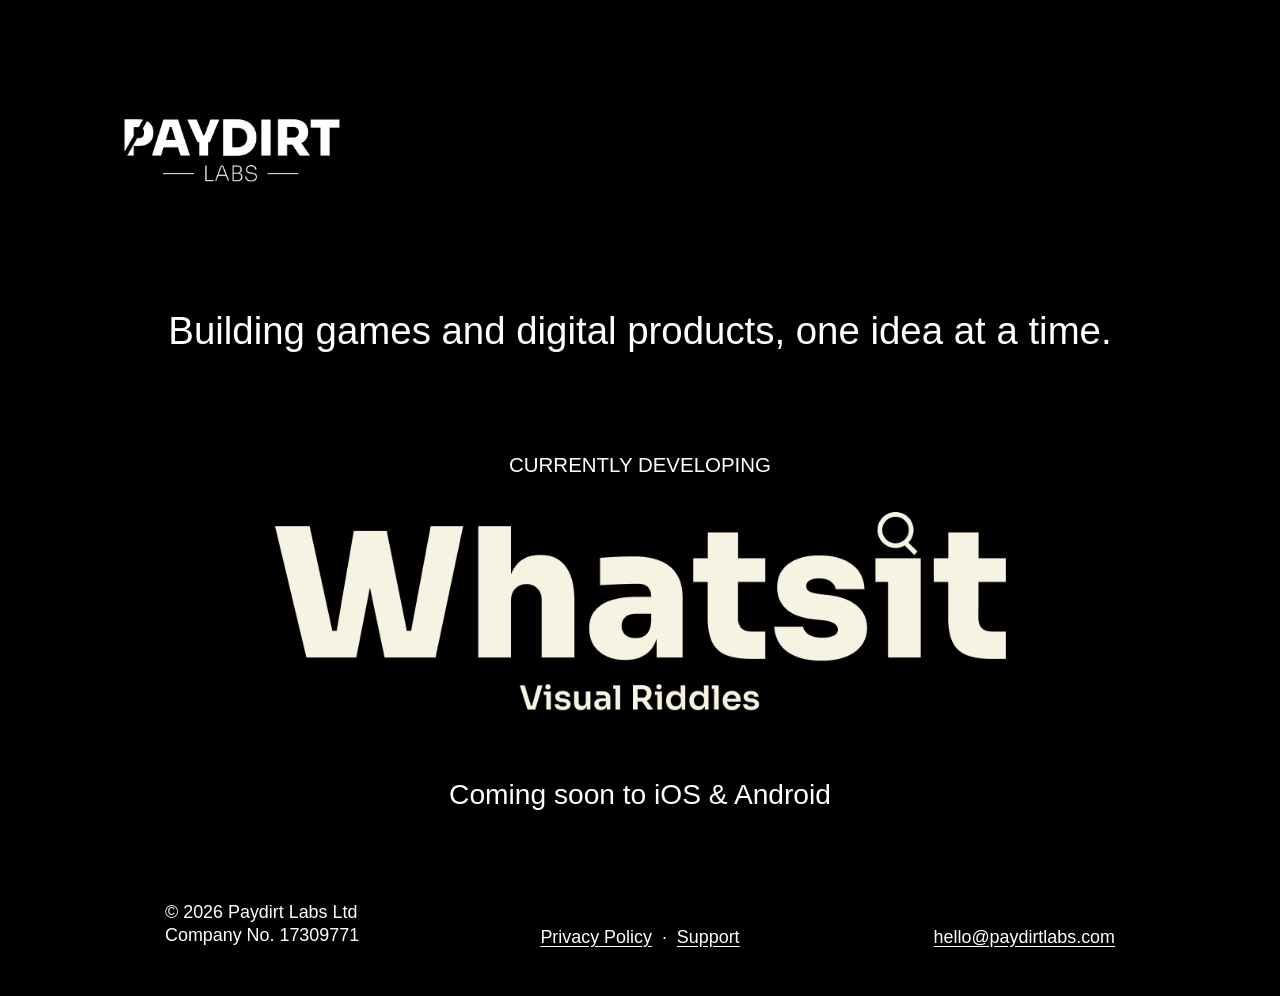
<file: index.html>
<!DOCTYPE html>
<html lang="en">
<head>
	<!-- Google tag (gtag.js) -->
	<script async src="https://www.googletagmanager.com/gtag/js?id=G-L688DMB9T9"></script>
	<script>
		window.dataLayer = window.dataLayer || [];
		function gtag(){dataLayer.push(arguments);}
		gtag('js', new Date());

		gtag('config', 'G-L688DMB9T9');
	</script>

    <meta charset="UTF-8">
    <meta name="viewport" content="width=device-width, initial-scale=1.0">

    <title>Paydirt Labs</title>

    <meta
        name="description"
        content="Building games and digital products, one idea at a time."
    >
	<!-- Canonical -->
	<link rel="canonical" href="https://paydirtlabs.com/">

	<!-- Open Graph -->
	<meta property="og:type" content="website">
	<meta property="og:site_name" content="Paydirt Labs">
	<meta property="og:title" content="Paydirt Labs">
	<meta property="og:description" content="Building games and digital products, one idea at a time.">
	<meta property="og:url" content="https://paydirtlabs.com/">
	<meta property="og:image" content="https://paydirtlabs.com/images/og-image.png">
	<meta property="og:image:width" content="1200">
	<meta property="og:image:height" content="630">
	<meta property="og:image:alt" content="Paydirt Labs">

	<!-- Twitter / X -->
	<meta name="twitter:card" content="summary_large_image">

    <link rel="icon" type="image/png" href="favicon.png">

    <link rel="stylesheet" href="style.css">
</head>

<body>

	<main class="page">

		<header class="site-header">
			<img
				class="paydirt-logo"
				src="images/paydirt-logo.png"
				alt="Paydirt Labs"
			>
		</header>


		<section class="intro">
			<h1>
				Building games and digital products, one idea at a time.
			</h1>
		</section>


		<section class="project">

			<p class="section-label">
				CURRENTLY DEVELOPING
			</p>

			<img
				class="whatsit-logo"
				src="images/whatsit-logo.png"
				alt="Whatsit: Visual Riddles"
			>

			<p class="coming-soon">
				Coming soon to iOS &amp; Android
			</p>

		</section>


		<footer class="site-footer">

			<div class="company-details">
				<p>© 2026 Paydirt Labs Ltd</p>
				<p>Company No. 17309771</p>
			</div>

			<div class="footer-links">
				<a href="privacy.html">
					Privacy Policy
				</a>

				<span>·</span>

				<a href="whatsit/support/">
					Support
				</a>
			</div>

			<a href="mailto:hello@paydirtlabs.com">
				hello@paydirtlabs.com
			</a>

		</footer>

	</main>

</body>
</html>
</file>
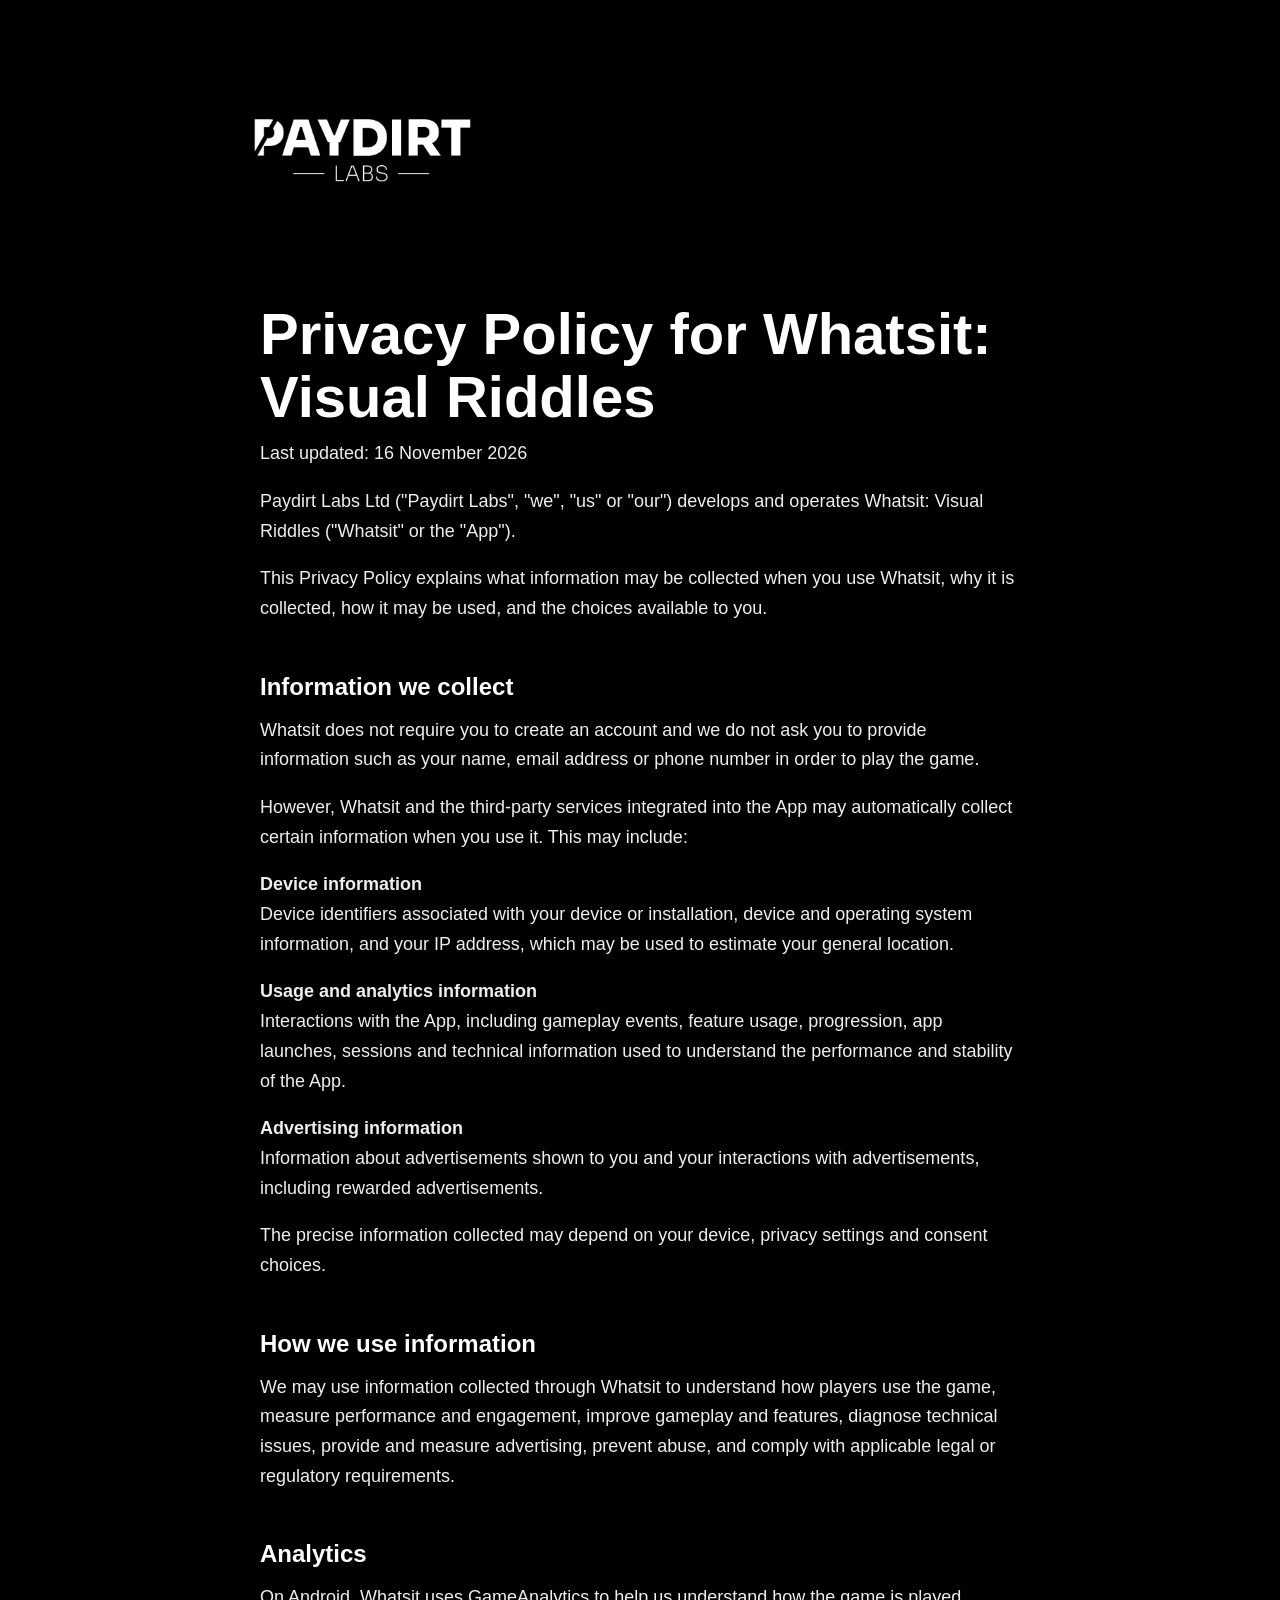
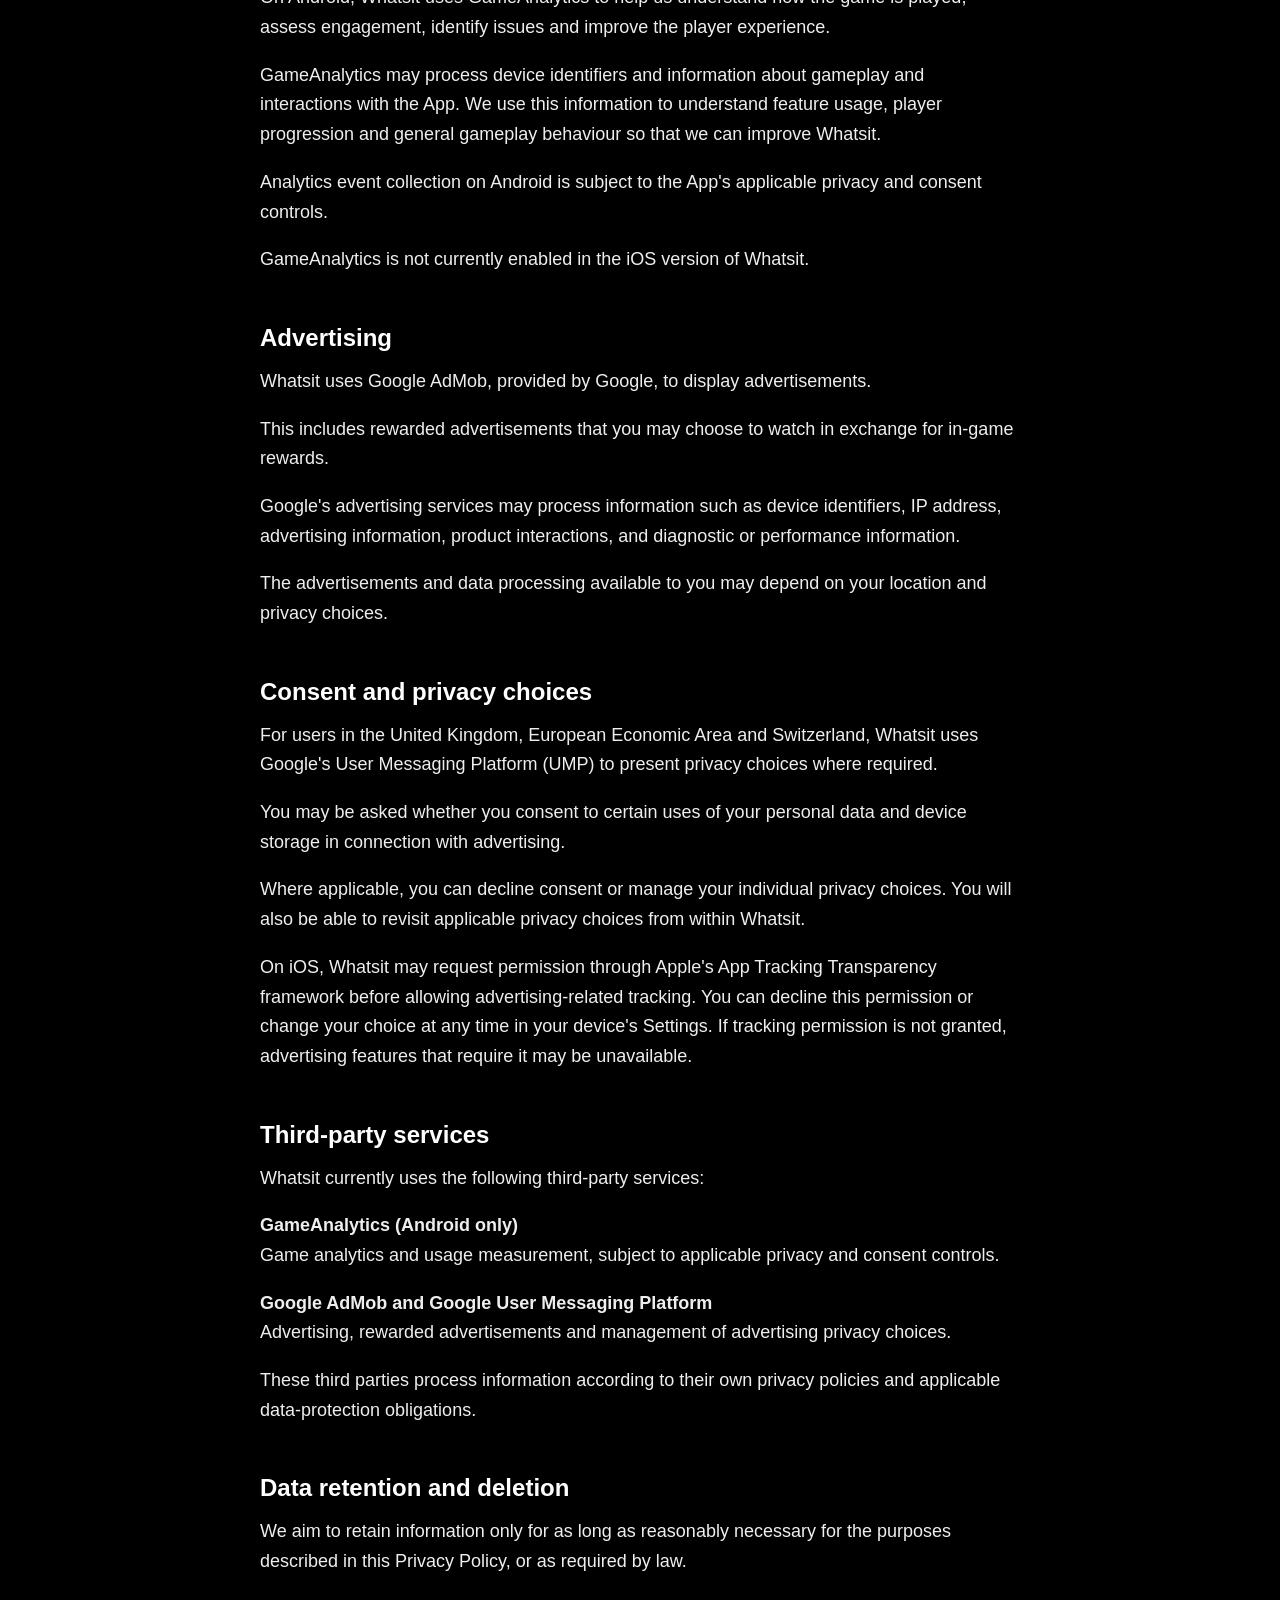
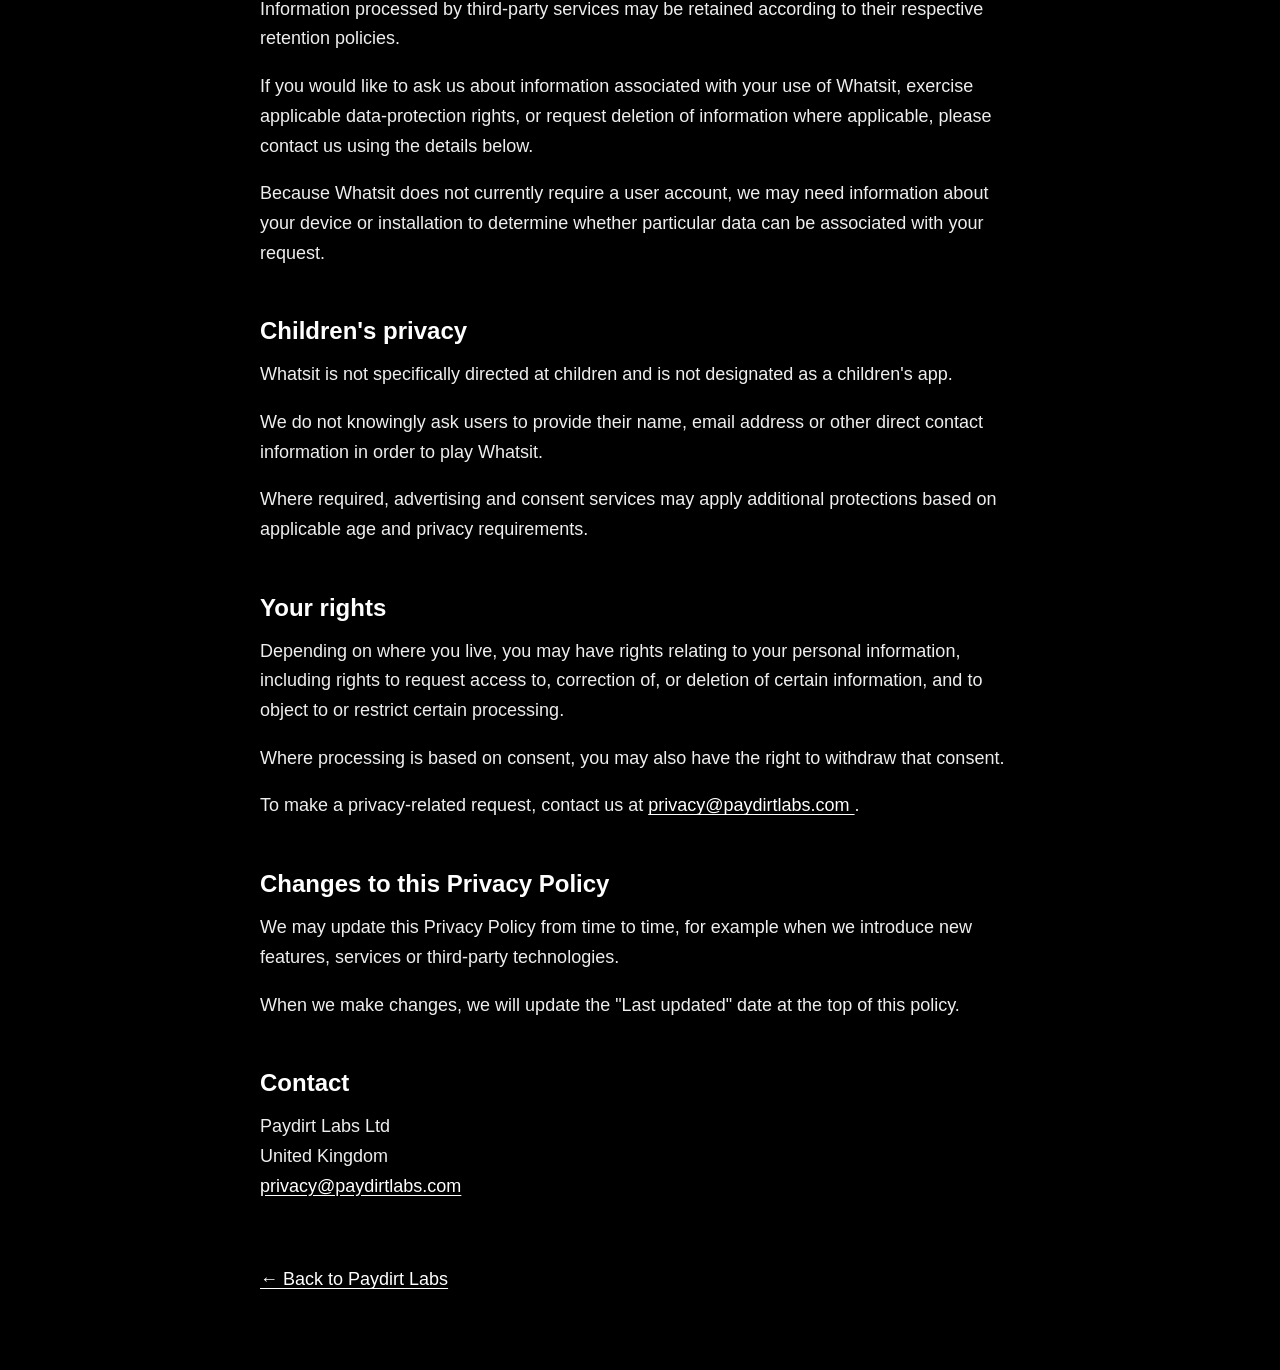
<file: whatsit/privacy/index.html>
<!DOCTYPE html>
<html lang="en">
<head>
	<meta charset="UTF-8">
	<meta name="viewport" content="width=device-width, initial-scale=1.0">

	<title>Whatsit Privacy Policy | Paydirt Labs</title>

	<meta
		name="description"
		content="Privacy Policy for Whatsit: Visual Riddles by Paydirt Labs."
	>

	<!-- Canonical -->
	<link rel="canonical" href="https://paydirtlabs.com/whatsit/privacy/">

	<!-- Open Graph -->
	<meta property="og:type" content="website">
	<meta property="og:site_name" content="Paydirt Labs">
	<meta property="og:title" content="Whatsit Privacy Policy | Paydirt Labs">
	<meta
		property="og:description"
		content="Privacy Policy for Whatsit: Visual Riddles."
	>
	<meta property="og:url" content="https://paydirtlabs.com/whatsit/privacy/">
	<meta property="og:image" content="https://paydirtlabs.com/images/og-image.png">
	<meta property="og:image:width" content="1200">
	<meta property="og:image:height" content="630">
	<meta property="og:image:alt" content="Paydirt Labs">

	<!-- Twitter / X -->
	<meta name="twitter:card" content="summary_large_image">

	<link rel="icon" type="image/png" href="../../favicon.png">
	<link rel="stylesheet" href="../../style.css">
</head>

<body>

	<main class="privacy-page">

		<header class="privacy-header">
			<a href="../../index.html">
				<img
					class="paydirt-logo"
					src="../../images/paydirt-logo.png"
					alt="Paydirt Labs"
				>
			</a>
		</header>

		<article class="privacy-content">

			<h1>Privacy Policy for Whatsit: Visual Riddles</h1>

			<p class="privacy-updated">
				Last updated: 16 November 2026
			</p>

			<p>
				Paydirt Labs Ltd ("Paydirt Labs", "we", "us" or "our") develops
				and operates Whatsit: Visual Riddles ("Whatsit" or the "App").
			</p>

			<p>
				This Privacy Policy explains what information may be collected when
				you use Whatsit, why it is collected, how it may be used, and the
				choices available to you.
			</p>

			<h2>Information we collect</h2>

			<p>
				Whatsit does not require you to create an account and we do not ask
				you to provide information such as your name, email address or phone
				number in order to play the game.
			</p>

			<p>
				However, Whatsit and the third-party services integrated into the App
				may automatically collect certain information when you use it.
				This may include:
			</p>

			<p>
				<strong>Device information</strong><br>
				Device identifiers associated with your device or installation,
				device and operating system information, and your IP address, which
				may be used to estimate your general location.
			</p>

			<p>
				<strong>Usage and analytics information</strong><br>
				Interactions with the App, including gameplay events, feature usage,
				progression, app launches, sessions and technical information used
				to understand the performance and stability of the App.
			</p>

			<p>
				<strong>Advertising information</strong><br>
				Information about advertisements shown to you and your interactions
				with advertisements, including rewarded advertisements.
			</p>

			<p>
				The precise information collected may depend on your device,
				privacy settings and consent choices.
			</p>

			<h2>How we use information</h2>

			<p>
				We may use information collected through Whatsit to understand how
				players use the game, measure performance and engagement, improve
				gameplay and features, diagnose technical issues, provide and measure
				advertising, prevent abuse, and comply with applicable legal or
				regulatory requirements.
			</p>

			
			<h2>Analytics</h2>

			<p>
				On Android, Whatsit uses GameAnalytics to help us understand
				how the game is played, assess engagement, identify issues
				and improve the player experience.
			</p>

			<p>
				GameAnalytics may process device identifiers and information
				about gameplay and interactions with the App. We use this
				information to understand feature usage, player progression
				and general gameplay behaviour so that we can improve Whatsit.
			</p>

			<p>
				Analytics event collection on Android is subject to the
				App's applicable privacy and consent controls.
			</p>

			<p>
				GameAnalytics is not currently enabled in the iOS version
				of Whatsit.
			</p>


			<h2>Advertising</h2>

			<p>
				Whatsit uses Google AdMob, provided by Google, to display
				advertisements.
			</p>

			<p>
				This includes rewarded advertisements that you may choose to watch
				in exchange for in-game rewards.
			</p>

			<p>
				Google's advertising services may process information such as device
				identifiers, IP address, advertising information, product interactions,
				and diagnostic or performance information.
			</p>

			<p>
				The advertisements and data processing available to you may depend
				on your location and privacy choices.
			</p>

			<h2>Consent and privacy choices</h2>

			<p>
				For users in the United Kingdom, European Economic Area and
				Switzerland, Whatsit uses Google's User Messaging Platform (UMP)
				to present privacy choices where required.
			</p>

			<p>
				You may be asked whether you consent to certain uses of your personal
				data and device storage in connection with advertising.
			</p>

			<p>
				Where applicable, you can decline consent or manage your individual
				privacy choices. You will also be able to revisit applicable privacy
				choices from within Whatsit.
			</p>


			<p>
				On iOS, Whatsit may request permission through Apple's
				App Tracking Transparency framework before allowing
				advertising-related tracking. You can decline this
				permission or change your choice at any time in your
				device's Settings. If tracking permission is not granted,
				advertising features that require it may be unavailable.
			</p>

			<h2>Third-party services</h2>

			<p>
				Whatsit currently uses the following third-party services:
			</p>

			<p>
				<strong>GameAnalytics (Android only)</strong><br>
				Game analytics and usage measurement, subject to
				applicable privacy and consent controls.
			</p>
			<p>
				<strong>Google AdMob and Google User Messaging Platform</strong><br>
				Advertising, rewarded advertisements and management of advertising
				privacy choices.
			</p>

			<p>
				These third parties process information according to their own privacy
				policies and applicable data-protection obligations.
			</p>

			<h2>Data retention and deletion</h2>

			<p>
				We aim to retain information only for as long as reasonably necessary
				for the purposes described in this Privacy Policy, or as required by law.
			</p>

			<p>
				Information processed by third-party services may be retained according
				to their respective retention policies.
			</p>

			<p>
				If you would like to ask us about information associated with your use
				of Whatsit, exercise applicable data-protection rights, or request
				deletion of information where applicable, please contact us using the
				details below.
			</p>

			<p>
				Because Whatsit does not currently require a user account, we may need
				information about your device or installation to determine whether
				particular data can be associated with your request.
			</p>

			<h2>Children's privacy</h2>

			<p>
				Whatsit is not specifically directed at children and is not designated
				as a children's app.
			</p>

			<p>
				We do not knowingly ask users to provide their name, email address or
				other direct contact information in order to play Whatsit.
			</p>

			<p>
				Where required, advertising and consent services may apply additional
				protections based on applicable age and privacy requirements.
			</p>

			<h2>Your rights</h2>

			<p>
				Depending on where you live, you may have rights relating to your
				personal information, including rights to request access to,
				correction of, or deletion of certain information, and to object to
				or restrict certain processing.
			</p>

			<p>
				Where processing is based on consent, you may also have the right
				to withdraw that consent.
			</p>

			<p>
				To make a privacy-related request, contact us at
				<a href="mailto:privacy@paydirtlabs.com">
					privacy@paydirtlabs.com
				</a>.
			</p>

			<h2>Changes to this Privacy Policy</h2>

			<p>
				We may update this Privacy Policy from time to time, for example when
				we introduce new features, services or third-party technologies.
			</p>

			<p>
				When we make changes, we will update the "Last updated" date at the
				top of this policy.
			</p>

			<h2>Contact</h2>

			<p>
				Paydirt Labs Ltd<br>
				United Kingdom<br>
				<a href="mailto:privacy@paydirtlabs.com">
					privacy@paydirtlabs.com
				</a>
			</p>

			<a class="back-home" href="../../index.html">
				← Back to Paydirt Labs
			</a>

		</article>

	</main>

</body>
</html>
</file>
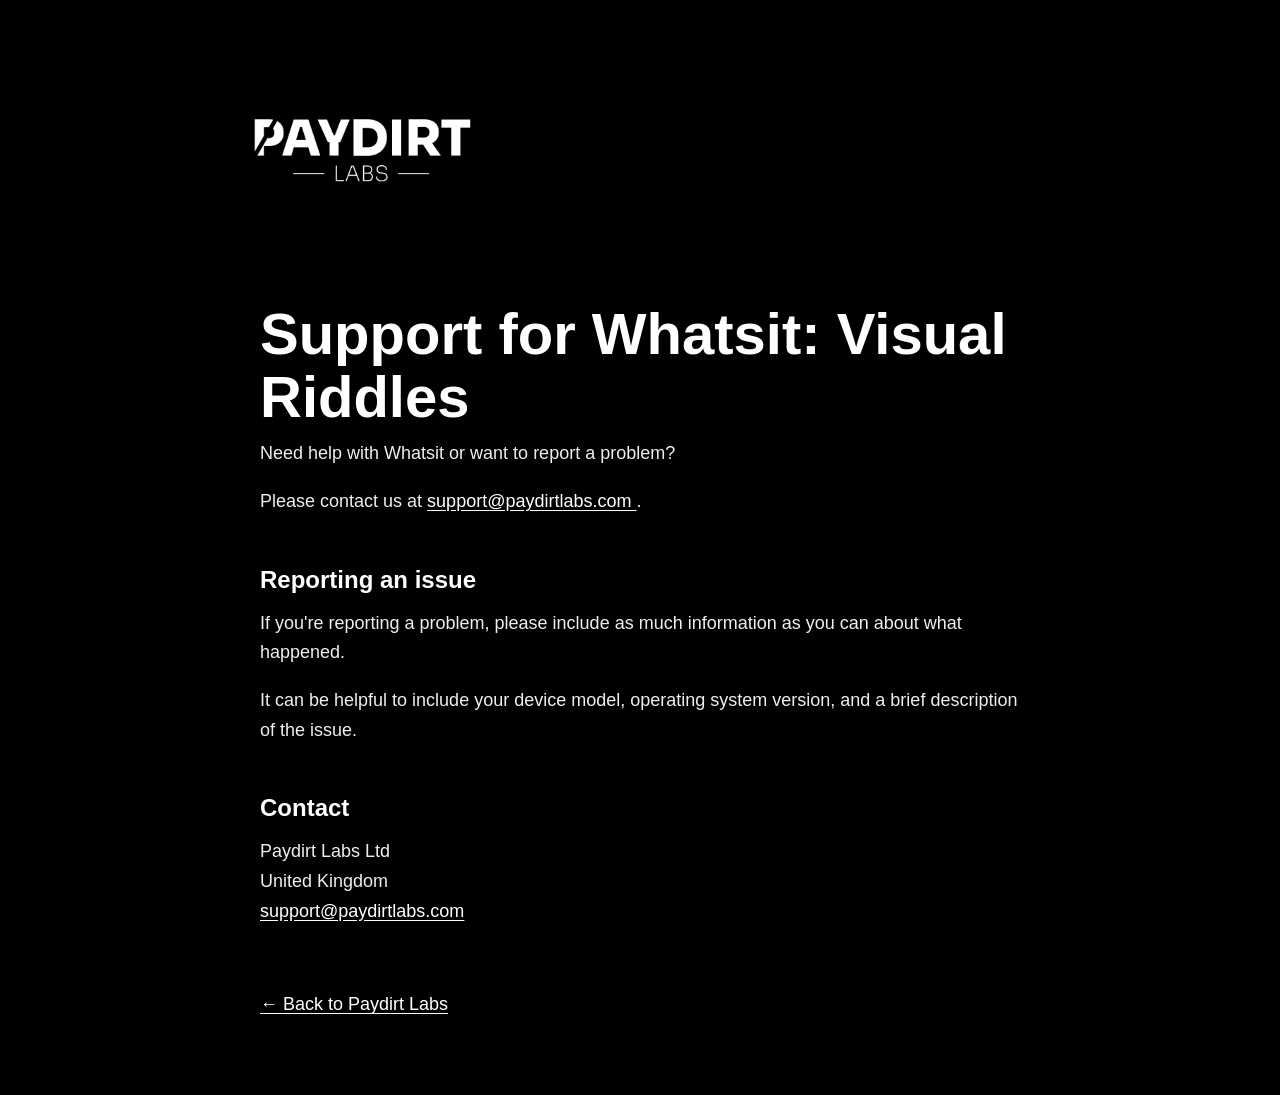
<file: whatsit/support/index.html>
<!DOCTYPE html>
<html lang="en">
<head>
	<meta charset="UTF-8">
	<meta name="viewport" content="width=device-width, initial-scale=1.0">

	<title>Whatsit Support | Paydirt Labs</title>

	<meta
		name="description"
		content="Support for Whatsit: Visual Riddles by Paydirt Labs."
	>

	<!-- Canonical -->
	<link rel="canonical" href="https://paydirtlabs.com/whatsit/support/">

	<!-- Open Graph -->
	<meta property="og:type" content="website">
	<meta property="og:site_name" content="Paydirt Labs">
	<meta property="og:title" content="Whatsit Support | Paydirt Labs">
	<meta
		property="og:description"
		content="Support for Whatsit: Visual Riddles."
	>
	<meta property="og:url" content="https://paydirtlabs.com/whatsit/support/">
	<meta property="og:image" content="https://paydirtlabs.com/images/og-image.png">
	<meta property="og:image:width" content="1200">
	<meta property="og:image:height" content="630">
	<meta property="og:image:alt" content="Paydirt Labs">

	<!-- Twitter / X -->
	<meta name="twitter:card" content="summary_large_image">

	<link rel="icon" type="image/png" href="../../favicon.png">
	<link rel="stylesheet" href="../../style.css">
</head>

<body>

	<main class="privacy-page">

		<header class="privacy-header">
			<a href="../../index.html">
				<img
					class="paydirt-logo"
					src="../../images/paydirt-logo.png"
					alt="Paydirt Labs"
				>
			</a>
		</header>

		<article class="privacy-content">

			<h1>Support for Whatsit: Visual Riddles</h1>

			<p>
				Need help with Whatsit or want to report a problem?
			</p>

			<p>
				Please contact us at
				<a href="mailto:support@paydirtlabs.com">
					support@paydirtlabs.com
				</a>.
			</p>

			<h2>Reporting an issue</h2>

			<p>
				If you're reporting a problem, please include as much information
				as you can about what happened.
			</p>

			<p>
				It can be helpful to include your device model, operating system
				version, and a brief description of the issue.
			</p>

			<h2>Contact</h2>

			<p>
				Paydirt Labs Ltd<br>
				United Kingdom<br>
				<a href="mailto:support@paydirtlabs.com">
					support@paydirtlabs.com
				</a>
			</p>

			<a class="back-home" href="../../index.html">
				← Back to Paydirt Labs
			</a>

		</article>

	</main>

</body>
</html>
</file>
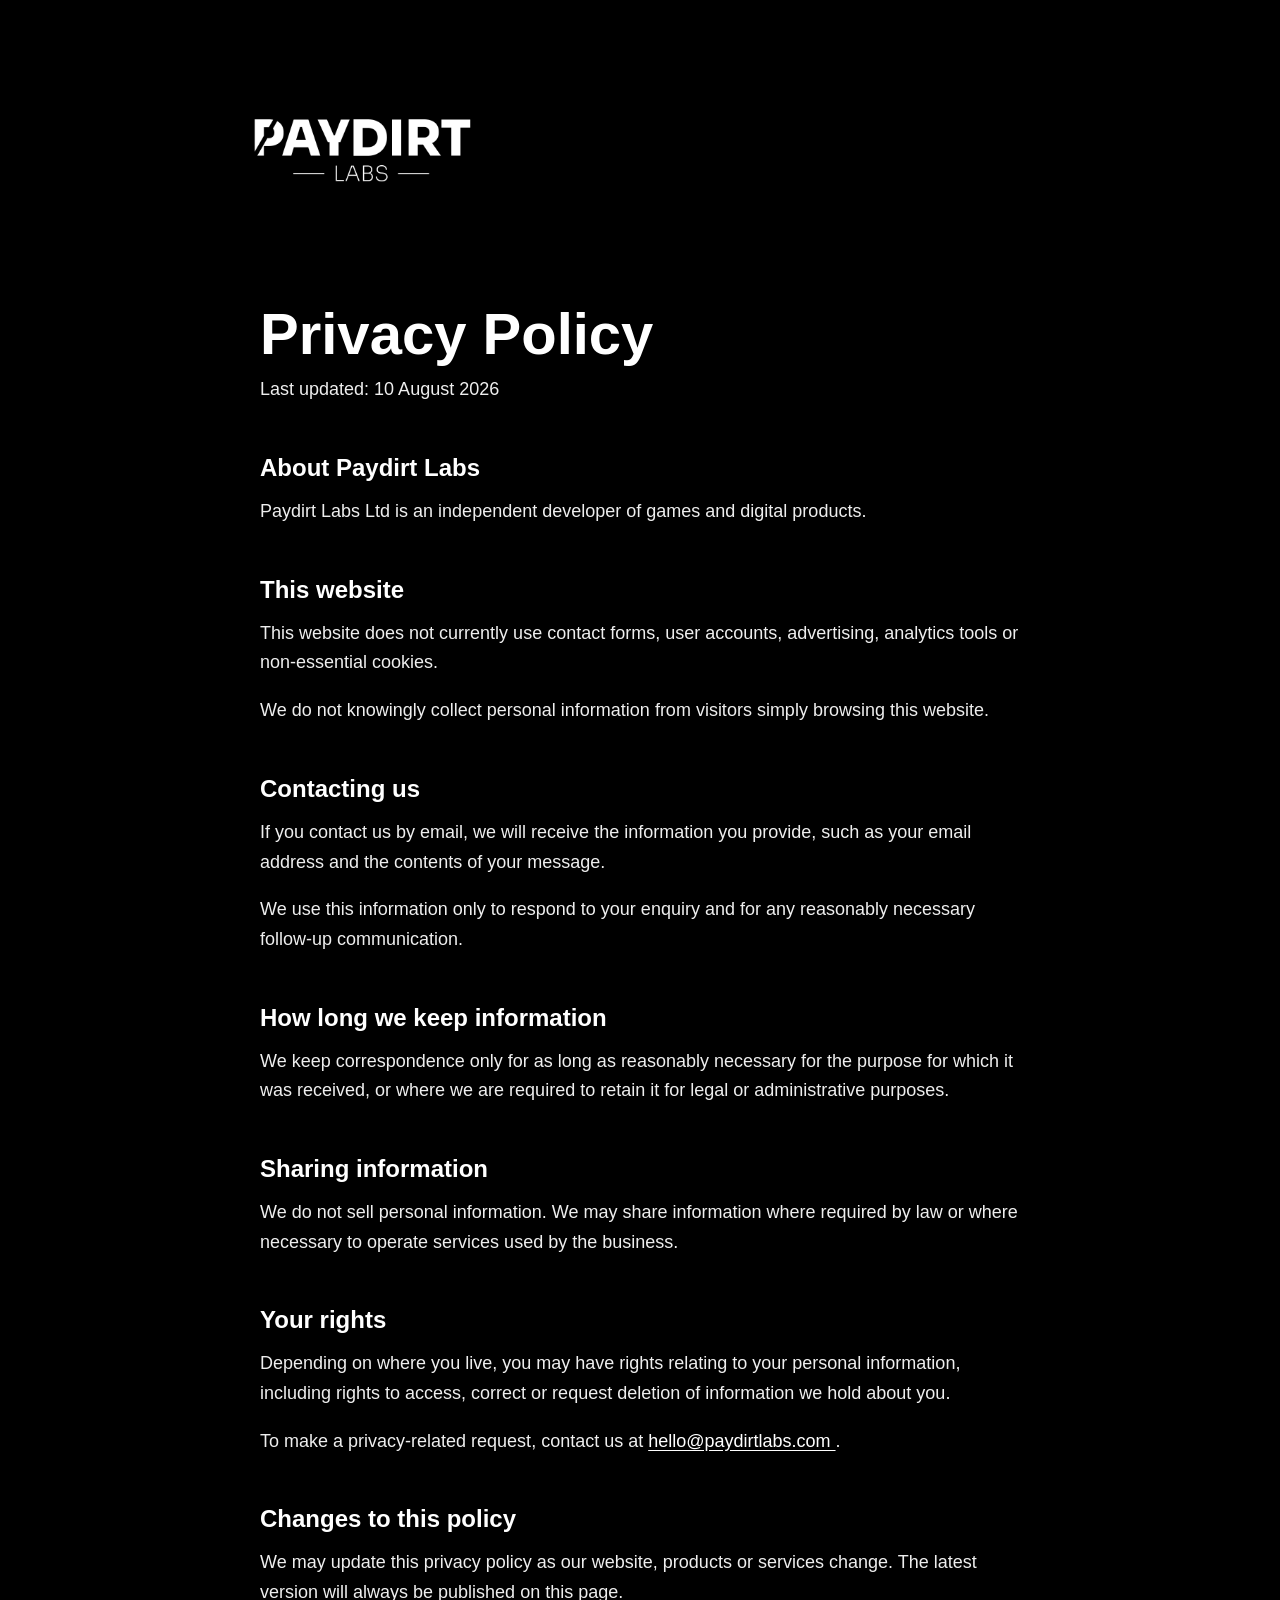
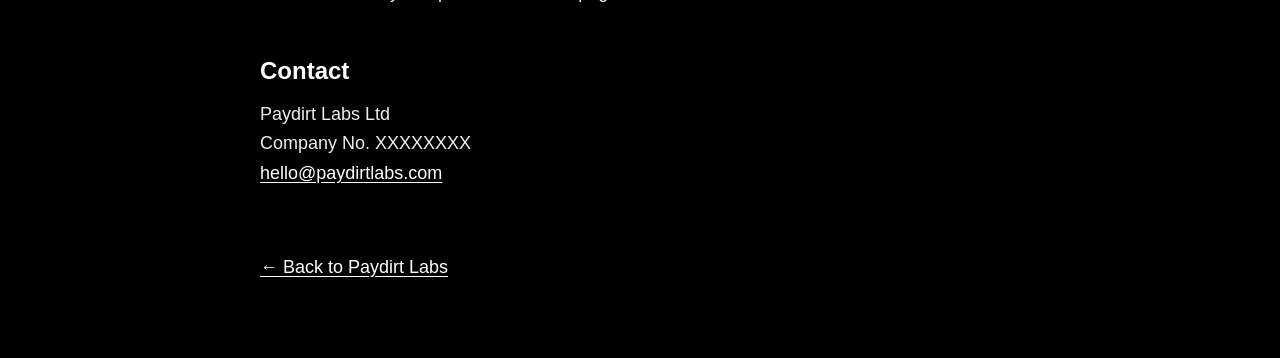
<file: privacy.html>
<!DOCTYPE html>
<html lang="en">
<head>
	<!-- Google tag (gtag.js) -->
	<script async src="https://www.googletagmanager.com/gtag/js?id=G-L688DMB9T9"></script>
	<script>
		window.dataLayer = window.dataLayer || [];
		function gtag(){dataLayer.push(arguments);}
		gtag('js', new Date());

		gtag('config', 'G-L688DMB9T9');
	</script>
	
	<meta charset="UTF-8">
	<meta name="viewport" content="width=device-width, initial-scale=1.0">

	<title>Privacy Policy | Paydirt Labs</title>

	<meta
		name="description"
		content="Privacy Policy for Paydirt Labs."
	>

	<!-- Canonical -->
	<link rel="canonical" href="https://paydirtlabs.com/privacy.html">

	<!-- Open Graph -->
	<meta property="og:type" content="website">
	<meta property="og:site_name" content="Paydirt Labs">
	<meta property="og:title" content="Privacy Policy | Paydirt Labs">
	<meta
		property="og:description"
		content="Privacy Policy for the Paydirt Labs website."
	>
	<meta property="og:url" content="https://paydirtlabs.com/privacy.html">
	<meta property="og:image" content="https://paydirtlabs.com/images/og-image.png">
	<meta property="og:image:width" content="1200">
	<meta property="og:image:height" content="630">
	<meta property="og:image:alt" content="Paydirt Labs">

	<!-- Twitter / X -->
	<meta name="twitter:card" content="summary_large_image">

	<link rel="icon" type="image/png" href="favicon.png">
	<link rel="stylesheet" href="style.css">
</head>

<body>

	<main class="privacy-page">

		<header class="privacy-header">
			<a href="index.html">
				<img
					class="paydirt-logo"
					src="images/paydirt-logo.png"
					alt="Paydirt Labs"
				>
			</a>
		</header>

		<article class="privacy-content">

			<h1>Privacy Policy</h1>

			<p class="privacy-updated">
				Last updated: 10 August 2026
			</p>

			<h2>About Paydirt Labs</h2>

			<p>
				Paydirt Labs Ltd is an independent developer of games and digital products.
			</p>

			<h2>This website</h2>

			<p>
				This website does not currently use contact forms, user accounts,
				advertising, analytics tools or non-essential cookies.
			</p>

			<p>
				We do not knowingly collect personal information from visitors simply
				browsing this website.
			</p>

			<h2>Contacting us</h2>

			<p>
				If you contact us by email, we will receive the information you provide,
				such as your email address and the contents of your message.
			</p>

			<p>
				We use this information only to respond to your enquiry and for any
				reasonably necessary follow-up communication.
			</p>

			<h2>How long we keep information</h2>

			<p>
				We keep correspondence only for as long as reasonably necessary for the
				purpose for which it was received, or where we are required to retain it
				for legal or administrative purposes.
			</p>

			<h2>Sharing information</h2>

			<p>
				We do not sell personal information. We may share information where
				required by law or where necessary to operate services used by the
				business.
			</p>

			<h2>Your rights</h2>

			<p>
				Depending on where you live, you may have rights relating to your
				personal information, including rights to access, correct or request
				deletion of information we hold about you.
			</p>

			<p>
				To make a privacy-related request, contact us at
				<a href="mailto:hello@paydirtlabs.com">
					hello@paydirtlabs.com
				</a>.
			</p>

			<h2>Changes to this policy</h2>

			<p>
				We may update this privacy policy as our website, products or services
				change. The latest version will always be published on this page.
			</p>

			<h2>Contact</h2>

			<p>
				Paydirt Labs Ltd<br>
				Company No. XXXXXXXX<br>
				<a href="mailto:hello@paydirtlabs.com">
					hello@paydirtlabs.com
				</a>
			</p>

			<a class="back-home" href="index.html">
				← Back to Paydirt Labs
			</a>

		</article>

	</main>

</body>
</html>
</file>
<file: style.css>
* {
	box-sizing: border-box;
}

html,
body {
	margin: 0;
	padding: 0;
	min-height: 100%;
}

body {
	background: #000000;
	color: #ffffff;
	font-family: Arial, Helvetica, sans-serif;
}

.page {
	min-height: 100vh;
	max-width: 1440px;
	margin: 0 auto;

	padding:
		clamp(32px, 6vw, 80px)
		clamp(24px, 7vw, 100px)
		clamp(24px, 4vw, 48px);

	display: flex;
	flex-direction: column;
}


/* --------------------
   Header
-------------------- */

.site-header {
	flex-shrink: 0;
}

.paydirt-logo {
	display: block;
	width: clamp(210px, 22vw, 300px);
	height: auto;
}


/* --------------------
   Intro
-------------------- */

.intro {
	text-align: center;
	margin-top: clamp(70px, 10vh, 135px);
}

.intro h1 {
	margin: 0 auto;
	max-width: 950px;

	font-size: clamp(26px, 3vw, 42px);
	font-weight: 400;
	line-height: 1.2;
}


/* --------------------
   Current Project
-------------------- */

.project {
	text-align: center;
	margin-top: clamp(80px, 11vh, 130px);
}

.section-label {
	margin: 0 0 20px;

	font-size: clamp(16px, 1.6vw, 24px);
	font-weight: 400;
}

.whatsit-logo {
	display: block;
	width: min(760px, 74vw);
	height: auto;

	margin: 0 auto;
}

.coming-soon {
	margin: clamp(38px, 5vh, 64px) 0 0;

	font-size: clamp(22px, 2.2vw, 32px);
	font-weight: 400;
}


/* --------------------
   Footer
-------------------- */

.site-footer {
	margin-top: auto;
	padding-top: 90px;

	width: min(100%, 950px);
	margin-left: auto;
	margin-right: auto;

	display: grid;
	grid-template-columns: 1fr auto 1fr;
	align-items: end;
	gap: 40px;

	font-size: clamp(15px, 1.4vw, 21px);
}

.site-footer p {
	margin: 0;
	line-height: 1.3;
}

.site-footer a {
	color: #ffffff;
	text-decoration: underline;
	text-underline-offset: 3px;
}

.site-footer a:last-child {
	justify-self: end;
}

.footer-links {
	display: flex;
	align-items: center;
	gap: 10px;
}


/* --------------------
   Mobile
-------------------- */

@media (max-width: 700px) {

	.page {
		padding: 28px 24px 28px;
	}

	.paydirt-logo {
		width: 170px;
	}

	.intro {
		margin-top: 70px;
	}

	.intro h1 {
		font-size: 27px;
	}

	.project {
		margin-top: 80px;
	}

	.section-label {
		font-size: 15px;
	}

	.whatsit-logo {
		width: min(500px, 94vw);
		transform: translateX(-10px);
	}

	.coming-soon {
		margin-top: 38px;
		font-size: 21px;
	}

	.site-footer {
		margin-top: 90px;
		padding-top: 0;

		display: flex;
		flex-direction: column;
		align-items: center;
		gap: 18px;

		text-align: center;
		font-size: 15px;
	}

	.company-details {
		order: 3;
	}

	.site-footer a:last-child {
		order: 2;
	}

	.site-footer a {
		order: 1;
	}

}
/* --------------------
   Privacy Policy
-------------------- */

.privacy-page {
	max-width: 1000px;
	margin: 0 auto;
	padding:
		clamp(32px, 6vw, 80px)
		clamp(24px, 7vw, 80px)
		80px;
}

.privacy-header {
	margin-bottom: 80px;
}

.privacy-header a {
	display: inline-block;
}

.privacy-content {
	max-width: 760px;
	margin: 0 auto;
}

.privacy-content h1 {
	margin: 0 0 10px;

	font-size: clamp(36px, 5vw, 58px);
	line-height: 1.1;
}

.privacy-updated {
	margin: 0 0 60px;
	color: #b7b7b7;
}

.privacy-content h2 {
	margin: 48px 0 14px;

	font-size: 24px;
	line-height: 1.25;
}

.privacy-content p {
	margin: 0 0 18px;

	font-size: 18px;
	line-height: 1.65;
	color: #eeeeee;
}

.privacy-content a {
	color: #ffffff;
	text-underline-offset: 3px;
}

.back-home {
	display: inline-block;
	margin-top: 50px;
	font-size: 18px;
}


/* Privacy mobile */

@media (max-width: 700px) {

	.privacy-page {
		padding: 28px 24px 60px;
	}

	.privacy-header {
		margin-bottom: 60px;
	}

	.privacy-content h1 {
		font-size: 38px;
	}

	.privacy-updated {
		margin-bottom: 44px;
	}

	.privacy-content h2 {
		margin-top: 38px;
		font-size: 21px;
	}

	.privacy-content p {
		font-size: 16px;
		line-height: 1.6;
	}

	.back-home {
		font-size: 16px;
	}
}
</file>
